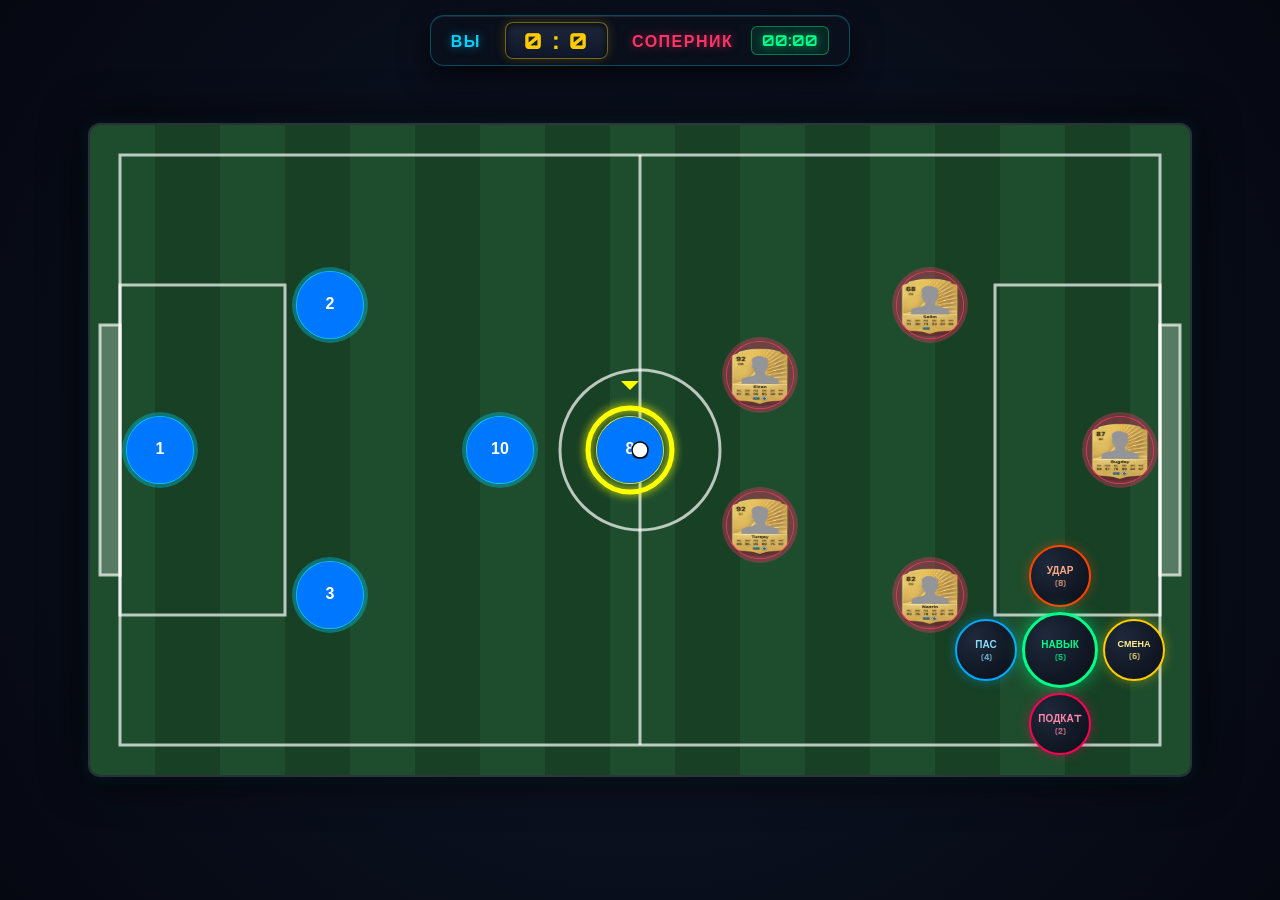
<file: match.html>
<!DOCTYPE html>
<html lang="ru">
<head>
    <meta charset="UTF-8">
    <meta name="viewport" content="width=device-width, initial-scale=1.0, user-scalable=no">
    <title>Gyaz Rush - Match</title>
    <!-- Премиальный киберспортивный шрифт -->
    <link rel="preconnect" href="https://fonts.googleapis.com">
    <link rel="preconnect" href="https://fonts.gstatic.com" crossorigin>
    <link href="https://fonts.googleapis.com/css2?family=Orbitron:wght@600;800;900&family=Rajdhani:wght@600;700&display=swap" rel="stylesheet">
    
    <style>
        * {
            box-sizing: border-box;
            margin: 0;
            padding: 0;
            user-select: none;
            -webkit-user-select: none;
        }

        body {
            background: radial-gradient(circle at center, #0f172a 0%, #050811 100%);
            color: #ffffff;
            font-family: 'Rajdhani', sans-serif;
            overflow: hidden;
            display: flex;
            flex-direction: column;
            align-items: center;
            justify-content: center;
            min-height: 100vh;
        }

        /* Премиальное киберспортивное табло (HUD) */
        .scoreboard {
            position: absolute;
            top: 15px;
            display: flex;
            align-items: center;
            justify-content: center;
            background: rgba(10, 16, 28, 0.88);
            border: 1.5px solid rgba(0, 210, 255, 0.3);
            border-radius: 14px;
            padding: 6px 20px;
            backdrop-filter: blur(12px);
            box-shadow: 0 10px 30px rgba(0, 0, 0, 0.7), inset 0 1px 1px rgba(255,255,255,0.1);
            z-index: 10;
        }

        .team-info {
            display: flex;
            align-items: center;
            gap: 12px;
            font-family: 'Orbitron', sans-serif;
            font-weight: 800;
            font-size: 16px;
            letter-spacing: 1.5px;
        }

        #home-team-name { color: #00d2ff; text-shadow: 0 0 10px rgba(0,210,255,0.5); }
        #away-team-name { color: #ff3366; text-shadow: 0 0 10px rgba(255,51,102,0.5); }

        .score-box {
            background: linear-gradient(180deg, #1e293b 0%, #0f172a 100%);
            border: 1px solid rgba(255, 204, 0, 0.4);
            padding: 4px 18px;
            border-radius: 8px;
            font-family: 'Orbitron', sans-serif;
            font-size: 22px;
            font-weight: 900;
            margin: 0 12px;
            color: #ffcc00;
            letter-spacing: 2px;
            box-shadow: inset 0 2px 6px rgba(0,0,0,0.8), 0 0 12px rgba(255, 204, 0, 0.2);
        }

        .match-timer {
            font-family: 'Orbitron', monospace;
            font-size: 15px;
            font-weight: 700;
            color: #00ff88;
            background: rgba(0, 255, 136, 0.1);
            padding: 4px 10px;
            border-radius: 6px;
            border: 1px solid rgba(0, 255, 136, 0.4);
            text-shadow: 0 0 8px rgba(0, 255, 136, 0.6);
        }

        /* Игровое поле */
        .game-container {
            position: relative;
            display: flex;
            justify-content: center;
            align-items: center;
            box-shadow: 0 0 45px rgba(0, 0, 0, 0.9), 0 0 15px rgba(0, 210, 255, 0.15);
            border-radius: 12px;
            overflow: hidden;
            border: 2px solid rgba(255, 255, 255, 0.15);
        }

        #pitchCanvas {
            display: block;
            background-color: #174025;
        }

        /* Шкала силы удара */
        #power-bar-container {
            position: absolute;
            bottom: 25px;
            left: 50%;
            transform: translateX(-50%);
            width: 260px;
            height: 14px;
            background: rgba(5, 10, 20, 0.85);
            border: 2px solid rgba(255, 255, 255, 0.8);
            border-radius: 10px;
            overflow: hidden;
            display: none;
            box-shadow: 0 0 20px rgba(0, 0, 0, 0.9);
            z-index: 12;
        }

        #power-bar-fill {
            width: 0%;
            height: 100%;
            background: linear-gradient(90deg, #00ff88 0%, #ffcc00 65%, #ff0055 100%);
            box-shadow: 0 0 10px #00ff88;
        }

        /* Крестообразный блок управления (FIFA / EA FC style) */
        .fifa-controls-cluster {
            position: absolute;
            bottom: 20px;
            right: 25px;
            width: 210px;
            height: 210px;
            z-index: 15;
        }

        .fifa-btn {
            position: absolute;
            border-radius: 50%;
            background: radial-gradient(circle at 30% 30%, #1e293b 0%, #090d16 100%);
            color: #ffffff;
            font-family: 'Orbitron', sans-serif;
            font-weight: 800;
            text-align: center;
            cursor: pointer;
            user-select: none;
            display: flex;
            flex-direction: column;
            align-items: center;
            justify-content: center;
            box-shadow: 0 6px 16px rgba(0,0,0,0.7), inset 0 2px 4px rgba(255,255,255,0.25);
            transition: transform 0.08s ease, box-shadow 0.08s ease;
        }
        .fifa-btn span {
            font-size: 10px;
            opacity: 0.75;
            margin-top: 1px;
            font-family: 'Rajdhani', sans-serif;
        }
        .fifa-btn:active {
            transform: scale(0.91) !important;
        }

        /* Центр: Особый приём (5) */
        .fifa-skill {
            width: 76px; height: 76px;
            top: 50%; left: 50%;
            transform: translate(-50%, -50%);
            border: 3px solid #00ff88;
            box-shadow: 0 0 18px rgba(0, 255, 136, 0.5);
            font-size: 10px;
            color: #00ff88;
        }
        /* Вверху: Удар (8) */
        .fifa-shoot {
            width: 62px; height: 62px;
            top: 0px; left: 50%;
            transform: translateX(-50%);
            border: 2.5px solid #ff4400;
            box-shadow: 0 0 12px rgba(255, 68, 0, 0.4);
            font-size: 10px;
            color: #ffaa88;
        }
        /* Слева: Пас (4) */
        .fifa-pass {
            width: 62px; height: 62px;
            top: 50%; left: 0px;
            transform: translateY(-50%);
            border: 2.5px solid #00aaff;
            box-shadow: 0 0 12px rgba(0, 170, 255, 0.4);
            font-size: 10px;
            color: #88ddff;
        }
        /* Снизу: Подкат (2) */
        .fifa-tackle {
            width: 62px; height: 62px;
            bottom: 0px; left: 50%;
            transform: translateX(-50%);
            border: 2.5px solid #ff0055;
            box-shadow: 0 0 12px rgba(255, 0, 85, 0.4);
            font-size: 10px;
            color: #ff88aa;
        }
        /* Справа: Смена игрока (6) */
        .fifa-switch {
            width: 62px; height: 62px;
            top: 50%; right: 0px;
            transform: translateY(-50%);
            border: 2.5px solid #ffcc00;
            box-shadow: 0 0 12px rgba(255, 204, 0, 0.4);
            font-size: 9px;
            color: #ffee88;
        }

        /* Уведомление о спец-навыке */
        #skill-notification {
            display: none;
            position: fixed;
            top: 85px;
            left: 50%;
            transform: translateX(-50%);
            background: rgba(8, 12, 22, 0.92);
            border: 2px solid #00ff88;
            color: #00ff88;
            padding: 8px 26px;
            border-radius: 20px;
            font-family: 'Orbitron', sans-serif;
            font-weight: 800;
            font-size: 16px;
            z-index: 100;
            text-shadow: 0 0 12px #00ff88;
            box-shadow: 0 0 25px rgba(0, 255, 136, 0.4);
        }

        /* Экраны голов */
        #goal-overlay {
            display: none;
            position: fixed;
            top: 0; left: 0;
            width: 100vw; height: 100vh;
            background: rgba(3, 7, 18, 0.88);
            z-index: 999;
            flex-direction: column;
            align-items: center;
            justify-content: center;
            backdrop-filter: blur(12px);
        }

        #goal-team-banner {
            font-family: 'Orbitron', sans-serif;
            font-size: 36px;
            color: #00ff88;
            text-shadow: 0 0 20px #00ff88;
            margin-bottom: 8px;
            font-weight: 900;
        }

        #goal-card-container {
            transform: scale(1.12);
            box-shadow: 0 0 45px rgba(255, 204, 0, 0.8);
            border-radius: 15px;
            overflow: hidden;
        }

        #goal-scorer-name {
            margin-top: 18px;
            font-family: 'Orbitron', sans-serif;
            font-size: 24px;
            color: #ffffff;
            text-shadow: 0 2px 10px #000;
            font-weight: 800;
        }

        @keyframes goalTextAnim {
            0% { transform: scale(0.95); text-shadow: 0 0 15px #ffcc00; }
            100% { transform: scale(1.08); text-shadow: 0 0 35px #ff0055, 0 0 50px #ffcc00; }
        }
    </style>
</head>
<body>

    <!-- Табло матча -->
    <div class="scoreboard">
        <div class="team-info">
            <span id="home-team-name">ВЫ</span>
            <div class="score-box">
                <span id="home-score">0</span> : <span id="away-score">0</span>
            </div>
            <span id="away-team-name">СОПЕРНИК</span>
        </div>
        <div id="match-timer" class="match-timer" style="margin-left: 18px;">00:00</div>
    </div>

    <!-- Игровое поле -->
    <div class="game-container">
        <canvas id="pitchCanvas" width="1100" height="650"></canvas>

        <!-- Шкала силы -->
        <div id="power-bar-container">
            <div id="power-bar-fill"></div>
        </div>

        <!-- Кнопки управления (Крестовина) -->
        <div class="fifa-controls-cluster">
            <button id="btn-shot" class="fifa-btn fifa-shoot">УДАР<br><span>(8)</span></button>
            <button id="btn-pass" class="fifa-btn fifa-pass">ПАС<br><span>(4)</span></button>
            <button id="btn-skill" class="fifa-btn fifa-skill">НАВЫК<br><span>(5)</span></button>
            <button id="btn-switch" class="fifa-btn fifa-switch">СМЕНА<br><span>(6)</span></button>
            <button id="btn-tackle" class="fifa-btn fifa-tackle">ПОДКАT<br><span>(2)</span></button>
        </div>
    </div>

    <!-- Системные оверлеи -->
    <div id="skill-notification"></div>

    <div id="goal-overlay">
        <h1 id="goal-team-banner">ГОЛ!</h1>
        <h2 style="font-family:'Orbitron', sans-serif; font-size: 52px; color: #ffcc00; text-shadow: 0 0 25px #ffcc00, 0 0 50px #ff0055; margin-bottom: 20px; font-weight:900; letter-spacing:4px; animation: goalTextAnim 0.8s infinite alternate;">ГООООЛ!</h2>
        <div id="goal-card-container"></div>
        <h3 id="goal-scorer-name"></h3>
    </div>

    <script src="./match.js"></script>
</body>
</html>
</file>
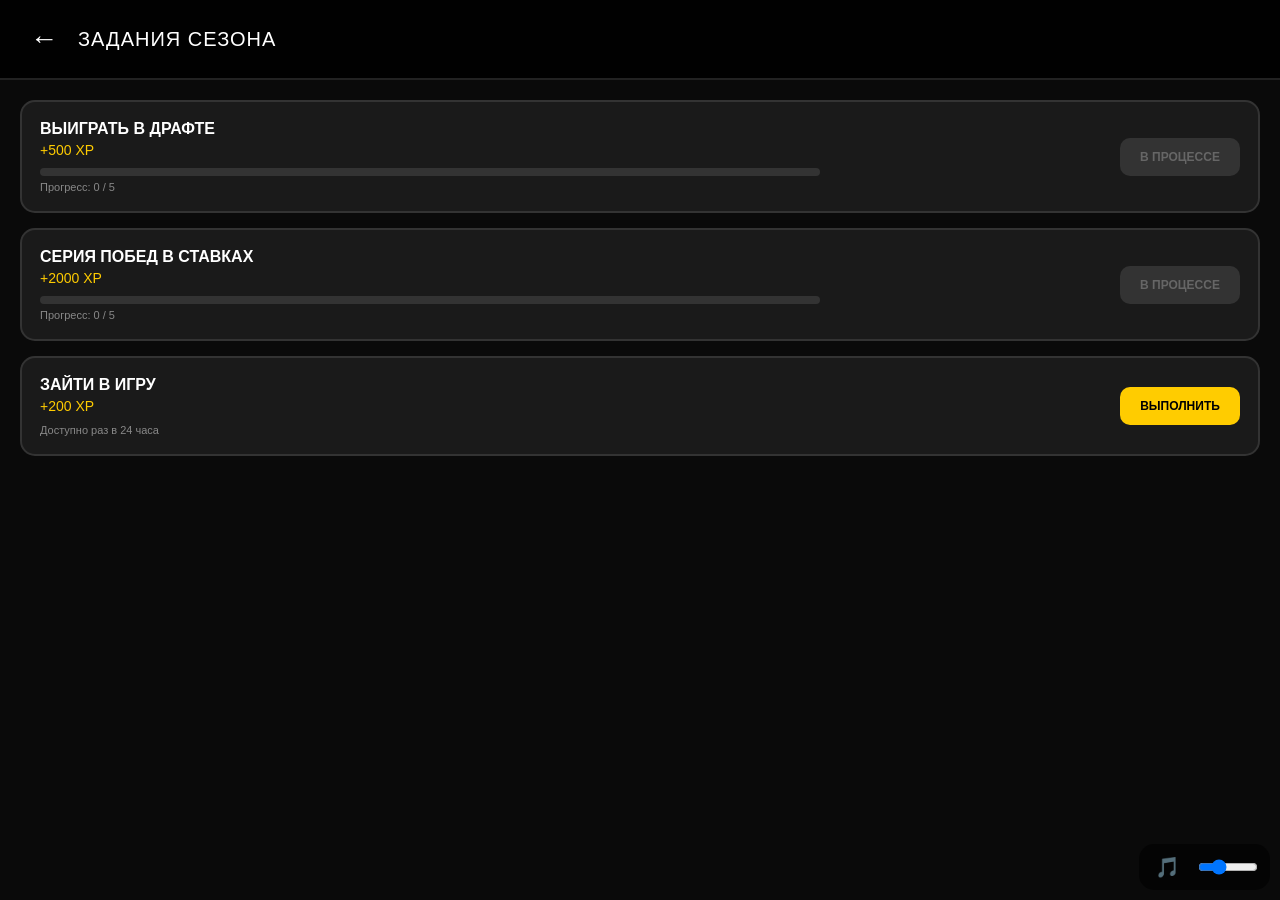
<file: quests.html>
<!DOCTYPE html>
<html lang="ru">
<head>
    <meta charset="UTF-8">
    <meta name="viewport" content="width=device-width, initial-scale=1.0, maximum-scale=1.0, user-scalable=no">
    <title>GY Pass: Задания</title>
    <style>
        :root {
            --dark-bg: #0a0a0a;
            --fixone-yellow: #ffcc00; 
            --task-bg: #1a1a1a;
            --gray-text: #888;
            --claimed-green: #00ff88;
        }

        body {
            margin: 0; padding: 0;
            background-color: var(--dark-bg);
            font-family: 'Arial Black', sans-serif;
            color: white;
            display: flex;
            flex-direction: column;
            height: 100vh;
            overflow: hidden;
        }

        /* ШАПКА */
        .header {
            height: 80px;
            flex-shrink: 0;
            display: flex;
            align-items: center;
            justify-content: space-between;
            padding: 0 30px;
            border-bottom: 2px solid #222;
            background: rgba(0,0,0,0.9);
            box-sizing: border-box;
            z-index: 100;
        }

        .left-group {
            display: flex;
            align-items: center;
        }

        .back-btn {
            font-size: 28px;
            color: white;
            text-decoration: none;
            margin-right: 20px;
            cursor: pointer;
            transition: 0.2s;
        }

        .back-btn:hover {
            color: var(--fixone-yellow);
        }

        .title { 
            font-size: 20px; 
            text-transform: uppercase; 
            letter-spacing: 1px; 
        }

        /* СПИСОК ЗАДАНИЙ */
        .quests-container {
            flex: 1;
            min-height: 0;
            padding: 20px;
            display: flex;
            flex-direction: column;
            gap: 15px;
            overflow-y: auto;
            box-sizing: border-box;
        }

        .quest-card {
            background: var(--task-bg);
            border: 2px solid #333;
            border-radius: 15px;
            padding: 18px;
            display: flex;
            justify-content: space-between;
            align-items: center;
        }

        .quest-info { width: 65%; }
        .quest-info h3 { margin: 0; font-size: 16px; text-transform: uppercase; color: #fff; }
        .quest-info p { margin: 4px 0; color: var(--fixone-yellow); font-size: 14px; }

        .progress-container {
            width: 100%;
            height: 8px;
            background: #333;
            border-radius: 4px;
            margin: 10px 0 5px 0;
            overflow: hidden;
        }

        .progress-fill {
            height: 100%;
            background: var(--fixone-yellow);
            width: 0%;
            transition: width 0.5s ease-out;
        }

        .progress-text { font-size: 11px; color: var(--gray-text); font-family: sans-serif; }

        .complete-btn {
            background: var(--fixone-yellow);
            color: black;
            border: none;
            padding: 12px 15px;
            border-radius: 10px;
            font-weight: 900;
            font-size: 12px;
            cursor: pointer;
            min-width: 120px;
            text-transform: uppercase;
            transition: 0.2s;
        }

        .complete-btn:disabled {
            background: #333 !important;
            color: #666 !important;
            cursor: not-allowed;
        }

        .complete-btn.claimed {
            background: var(--claimed-green) !important;
            color: black !important;
        }
    </style>
</head>
<body>

<div class="header">
    <div class="left-group">
        <div class="back-btn" onclick="window.location.href='gympass.html'">←</div>
        <div class="title">ЗАДАНИЯ СЕЗОНА</div>
    </div>
</div>

<div class="quests-container" id="quests-list"></div>

<script>
    const QUEST_CONFIG = {
        draft: { target: 5, reward: 500, storageKey: 'quest_draft_wins', title: 'Выиграть в драфте' },
        streak: { target: 5, reward: 2000, storageKey: 'quest_bet_streak', title: 'Серия побед в ставках' }
    };

    function renderQuests() {
        const list = document.getElementById('quests-list');
        list.innerHTML = "";
        
        const claimedQuests = JSON.parse(localStorage.getItem('claimed_season_quests')) || {};

        // 1. Динамические квесты (Драфт и Ставки)
        Object.keys(QUEST_CONFIG).forEach(type => {
            const config = QUEST_CONFIG[type];
            const currentProgress = parseInt(localStorage.getItem(config.storageKey)) || 0;
            const isClaimed = claimedQuests[type] === true;
            const isDone = currentProgress >= config.target;
            const percent = isClaimed ? 100 : Math.min((currentProgress / config.target) * 100, 100);

            const card = document.createElement('div');
            card.className = 'quest-card';
            
            let buttonText = 'В ПРОЦЕССЕ';
            let isDisabled = true;
            let buttonClass = 'complete-btn';

            if (isClaimed) {
                buttonText = 'ВЫПОЛНЕНО';
                isDisabled = true;
                buttonClass += ' claimed';
            } else if (isDone) {
                buttonText = 'ЗАБРАТЬ';
                isDisabled = false;
            }

            card.innerHTML = `
                <div class="quest-info">
                    <h3>${config.title}</h3>
                    <p>+${config.reward} XP</p>
                    <div class="progress-container">
                        <div class="progress-fill" style="width: ${percent}%"></div>
                    </div>
                    <div class="progress-text">${isClaimed ? 'Задание завершено' : `Прогресс: ${currentProgress} / ${config.target}`}</div>
                </div>
                <button class="${buttonClass}" ${isDisabled ? 'disabled' : ''} onclick="claimReward('${type}')">
                    ${buttonText}
                </button>
            `;
            list.appendChild(card);
        });

        // 2. Ежедневный квест (Зайти в игру)
        const lastClaim = localStorage.getItem('last_daily_claim');
        const now = Date.now();
        const oneDay = 24 * 60 * 60 * 1000;
        const isLocked = lastClaim && (now - lastClaim) < oneDay;

        const dailyCard = document.createElement('div');
        dailyCard.className = 'quest-card';
        
        let buttonText = 'ВЫПОЛНИТЬ';
        let isDailyDisabled = false;

        if (isLocked) {
            const hoursLeft = Math.ceil((oneDay - (now - lastClaim)) / (1000 * 60 * 60));
            buttonText = `${hoursLeft} Ч.`;
            isDailyDisabled = true;
        }

        dailyCard.innerHTML = `
            <div class="quest-info">
                <h3>Зайти в игру</h3>
                <p>+200 XP</p>
                <div class="progress-text" style="margin-top: 10px;">Доступно раз в 24 часа</div>
            </div>
            <button class="complete-btn ${isLocked ? 'claimed' : ''}" ${isDailyDisabled ? 'disabled' : ''} onclick="claimDaily()">
                ${buttonText}
            </button>
        `;
        list.appendChild(dailyCard);
    }

    function claimReward(type) {
        const config = QUEST_CONFIG[type];
        const currentProgress = parseInt(localStorage.getItem(config.storageKey)) || 0;
        let claimedQuests = JSON.parse(localStorage.getItem('claimed_season_quests')) || {};

        if (currentProgress >= config.target && !claimedQuests[type]) {
            addXP(config.reward);
            claimedQuests[type] = true;
            localStorage.setItem('claimed_season_quests', JSON.stringify(claimedQuests));
            alert(`Награда получена! +${config.reward} XP`);
            renderQuests();
        }
    }

    function claimDaily() {
        const lastClaim = localStorage.getItem('last_daily_claim');
        const now = Date.now();
        const oneDay = 24 * 60 * 60 * 1000;

        if (lastClaim && (now - lastClaim) < oneDay) return;

        addXP(200);
        localStorage.setItem('last_daily_claim', now);
        alert("Награда за вход получена! +200 XP");
        renderQuests();
    }

    function addXP(amount) {
        let currentXP = parseInt(localStorage.getItem('playerXP')) || 0;
        localStorage.setItem('playerXP', currentXP + amount);
    }

    window.onload = renderQuests;
</script>

<div class="audio-controls" style="position: fixed; bottom: 10px; right: 10px; z-index: 9999; display: flex; gap: 10px; background: rgba(0,0,0,0.6); padding: 10px; border-radius: 15px;">
    <button onclick="this.innerText = (typeof toggleMute === 'function' && toggleMute()) ? '🔇' : '🎵'" style="background: none; border: none; font-size: 20px; cursor: pointer;">🎵</button>
    <input type="range" min="0" max="1" step="0.1" value="0.3" oninput="if(typeof setVolume === 'function') setVolume(this.value)" style="width: 60px; cursor: pointer;">
</div>

<script src="audio.js"></script>
</body>
</html>
</file>
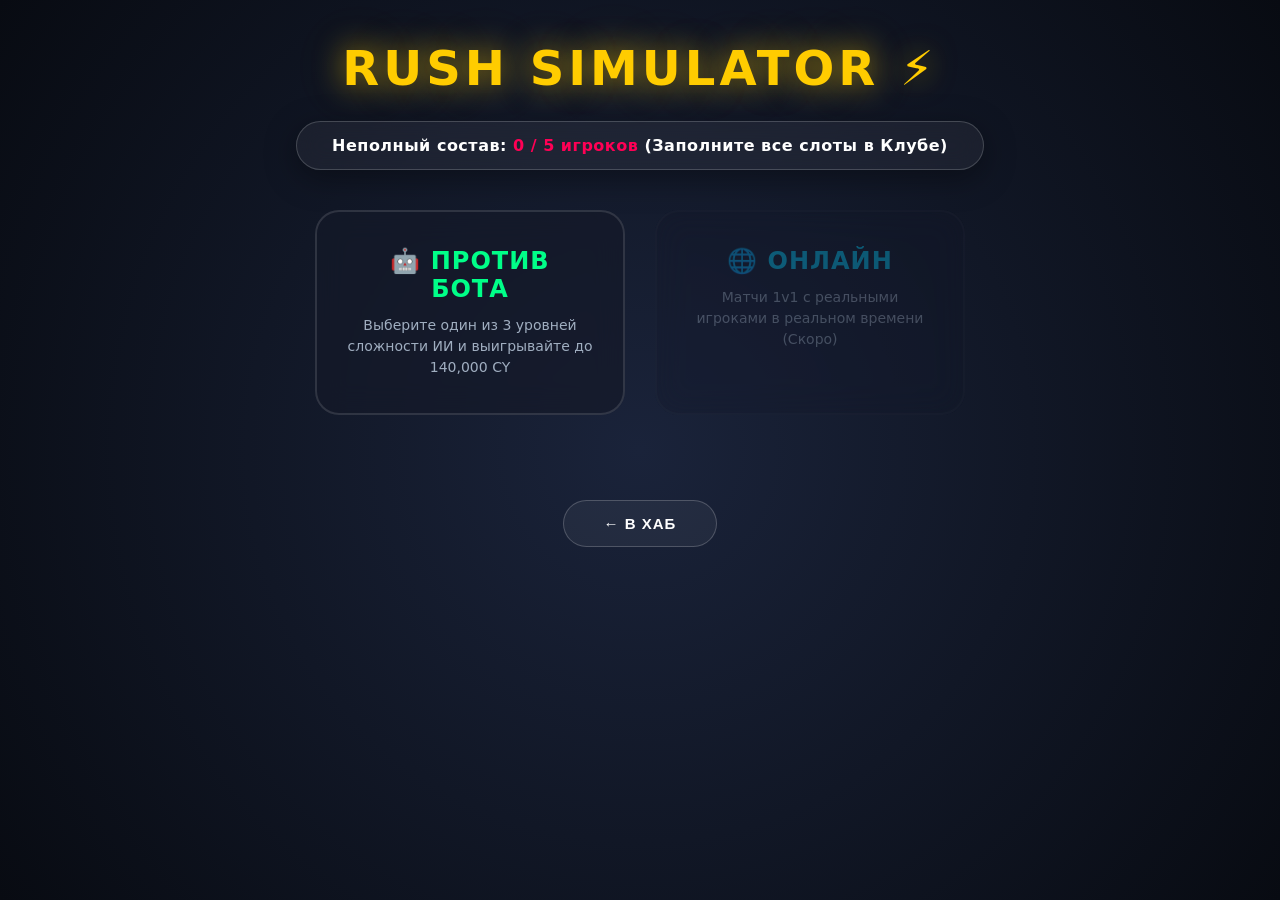
<file: rush.html>
<!DOCTYPE html>
<html lang="ru">
<head>
    <meta charset="UTF-8">
    <title>Gyaz Rush - Режим игры</title>
    <meta name="viewport" content="width=device-width, initial-scale=1.0, user-scalable=no">
    <link rel="stylesheet" href="style.css">
    <style>
        * { box-sizing: border-box; user-select: none; margin: 0; padding: 0; }
        
        body {
            background: radial-gradient(circle at center, #1a233a 0%, #080b12 100%);
            color: #fff;
            font-family: 'Segoe UI', system-ui, -apple-system, sans-serif;
            display: flex;
            flex-direction: column;
            align-items: center;
            min-height: 100vh;
            padding: 40px 20px;
        }

        .rush-header {
            font-size: 48px;
            font-weight: 900;
            color: #ffcc00;
            text-shadow: 0 0 30px rgba(255, 204, 0, 0.6), 0 0 60px rgba(255, 204, 0, 0.2);
            margin-bottom: 25px;
            letter-spacing: 4px;
            text-transform: uppercase;
        }

        .squad-status {
            background: rgba(255, 255, 255, 0.05);
            border: 1px solid rgba(255, 255, 255, 0.18);
            backdrop-filter: blur(12px);
            border-radius: 50px;
            padding: 14px 35px;
            margin-bottom: 40px;
            font-size: 16px;
            font-weight: 700;
            letter-spacing: 0.5px;
            box-shadow: 0 8px 32px 0 rgba(0, 0, 0, 0.37);
        }

        .mode-selection {
            display: flex;
            gap: 30px;
            margin-bottom: 40px;
        }

        .mode-card {
            background: rgba(20, 26, 40, 0.65);
            border: 2px solid rgba(255, 255, 255, 0.12);
            backdrop-filter: blur(15px);
            border-radius: 24px;
            padding: 35px 30px;
            width: 310px;
            text-align: center;
            cursor: pointer;
            transition: all 0.3s cubic-bezier(0.25, 0.8, 0.25, 1);
            position: relative;
            overflow: hidden;
        }

        .mode-card:hover:not(.disabled) {
            border-color: #00ff88;
            transform: translateY(-8px);
            box-shadow: 0 15px 35px rgba(0, 255, 136, 0.25);
            background: rgba(20, 26, 40, 0.9);
        }

        .mode-card.disabled {
            opacity: 0.35;
            cursor: not-allowed;
            border-color: rgba(255, 255, 255, 0.05);
        }

        .mode-title { 
            font-size: 24px; 
            font-weight: 900; 
            margin-bottom: 12px;
            letter-spacing: 1px;
        }
        
        .mode-desc { 
            font-size: 14px; 
            color: #a0aec0; 
            line-height: 1.5;
        }

        #difficulty-section {
            animation: fadeIn 0.4s ease-out;
            width: 100%;
            max-width: 950px;
        }

        @keyframes fadeIn {
            from { opacity: 0; transform: translateY(15px); }
            to { opacity: 1; transform: translateY(0); }
        }

        .diff-title {
            text-align: center; 
            margin-bottom: 30px; 
            color: #ffcc00; 
            font-size: 24px; 
            font-weight: 800;
            letter-spacing: 2px;
            text-transform: uppercase;
        }

        .diff-container {
            display: grid;
            grid-template-columns: repeat(3, 1fr);
            gap: 25px;
            width: 100%;
        }

        .diff-card {
            background: rgba(15, 20, 30, 0.85);
            border: 2px solid #333;
            backdrop-filter: blur(10px);
            border-radius: 20px;
            padding: 30px 20px;
            text-align: center;
            cursor: pointer;
            transition: all 0.3s ease;
            display: flex;
            flex-direction: column;
            justify-content: space-between;
        }

        .diff-card:hover { 
            transform: translateY(-8px) scale(1.03); 
        }

        .diff-novice { border-color: #00ff88; }
        .diff-novice:hover { box-shadow: 0 12px 30px rgba(0, 255, 136, 0.35); }

        .diff-world { border-color: #e1b12c; }
        .diff-world:hover { box-shadow: 0 12px 30px rgba(225, 177, 44, 0.35); }

        .diff-ultimate { 
            border-color: #ff0055; 
            box-shadow: 0 0 15px rgba(255, 0, 85, 0.25); 
        }
        .diff-ultimate:hover { box-shadow: 0 15px 35px rgba(255, 0, 85, 0.5); }

        .diff-name { 
            font-weight: 900; 
            font-size: 20px; 
            margin-bottom: 12px;
            text-transform: uppercase;
            letter-spacing: 1px;
        }
        
        .diff-reward { 
            font-size: 14px; 
            color: #00ff88; 
            font-weight: 800; 
            margin-top: 20px;
            background: rgba(0, 255, 136, 0.1);
            border: 1px solid rgba(0, 255, 136, 0.2);
            padding: 8px 12px;
            border-radius: 10px;
        }
        
        .back-btn {
            margin-top: 45px;
            background: rgba(255, 255, 255, 0.05);
            border: 1px solid rgba(255, 255, 255, 0.2);
            color: #fff;
            padding: 14px 40px;
            border-radius: 30px;
            font-weight: 800;
            font-size: 15px;
            cursor: pointer;
            transition: all 0.25s;
            letter-spacing: 1px;
        }

        .back-btn:hover {
            background: rgba(255, 255, 255, 0.2);
            border-color: #fff;
            transform: scale(1.05);
            box-shadow: 0 0 20px rgba(255, 255, 255, 0.2);
        }
    </style>
</head>
<body>

    <div class="rush-header">RUSH SIMULATOR ⚡</div>

    <div class="squad-status" id="squad-info">
        Состав: Проверка...
    </div>

    <div class="mode-selection">
        <div class="mode-card" onclick="showBotDifficulties()">
            <div class="mode-title" style="color: #00ff88;">🤖 ПРОТИВ БОТА</div>
            <div class="mode-desc">Выберите один из 3 уровней сложности ИИ и выигрывайте до 140,000 CY</div>
        </div>

        <div class="mode-card disabled">
            <div class="mode-title" style="color: #00d2ff;">🌐 ОНЛАЙН</div>
            <div class="mode-desc">Матчи 1v1 с реальными игроками в реальном времени (Скоро)</div>
        </div>
    </div>

    <div id="difficulty-section" style="display: none;">
        <div class="diff-title">ВЫБЕРИ УРОВЕНЬ СЛОЖНОСТИ</div>
        
        <div class="diff-container">
            <div class="diff-card diff-novice" onclick="startRushMatch('novice')">
                <div>
                    <div class="diff-name" style="color: #00ff88;">НОВИЧОК</div>
                    <div class="mode-desc">Легкий ИИ, состав Gold (~80 OVR)</div>
                </div>
                <div class="diff-reward">До 20,000 CY</div>
            </div>

            <div class="diff-card diff-world" onclick="startRushMatch('world_class')">
                <div>
                    <div class="diff-name" style="color: #e1b12c;">МИРОВОЙ КЛАСС</div>
                    <div class="mode-desc">Умный ИИ, состав TOTY (~95 OVR)</div>
                </div>
                <div class="diff-reward">До 90,000 CY</div>
            </div>

            <div class="diff-card diff-ultimate" onclick="startRushMatch('ultimate')">
                <div>
                    <div class="diff-name" style="color: #ff0055;">ULTIMATE</div>
                    <div class="mode-desc">Максимальный ИИ, состав Golden Stars (105 OVR)</div>
                </div>
                <div class="diff-reward">До 140,000 CY</div>
            </div>
        </div>
    </div>

    <button class="back-btn" onclick="window.location.href='index.html'">← В ХАБ</button>

    <script>
        function getValidPlayerCount() {
            try {
                let raw = localStorage.getItem('activeSquad');
                if (!raw) return 0;
                while (typeof raw === 'string') {
                    try { raw = JSON.parse(raw); } catch(e) { break; }
                }
                if (raw && typeof raw === 'object' && !Array.isArray(raw)) raw = Object.values(raw);
                if (Array.isArray(raw)) {
                    return raw.filter(p => p !== null && typeof p === 'object').length;
                }
            } catch(e) {}
            return 0;
        }

        function updateSquadUI() {
            const count = getValidPlayerCount();
            const info = document.getElementById('squad-info');
            if (count === 5) {
                info.innerHTML = `Состав заполнен: <span style="color:#00ff88;">5 / 5 игроков</span>`;
            } else {
                info.innerHTML = `Неполный состав: <span style="color:#ff0055;">${count} / 5 игроков</span> (Заполните все слоты в Клубе)`;
            }
        }

        function showBotDifficulties() {
            const count = getValidPlayerCount();
            if (count < 5) {
                alert(`Для игры в RUSH у вас должно быть ровно 5 игроков в составе! Сейчас выбрано: ${count}/5.`);
                window.location.href = "club.html";
                return;
            }
            document.getElementById('difficulty-section').style.display = 'block';
        }

        function startRushMatch(difficulty) {
            const count = getValidPlayerCount();
            if (count < 5) {
                alert(`Матч недоступен! Заполните состав в Клубе (сейчас ${count}/5).`);
                window.location.href = "club.html";
                return;
            }
            localStorage.setItem('rush_difficulty', difficulty);
            window.location.href = 'match.html';
        }

        document.addEventListener('DOMContentLoaded', updateSquadUI);
    </script>
</body>
</html>
</file>
<file: style.css>
body {
    margin: 0; background: #050505; color: white;
    font-family: 'Segoe UI', sans-serif; height: 100vh; overflow: hidden;
}

/* ВЕРХНЯЯ ПАНЕЛЬ */
.top-nav {
    display: flex; justify-content: space-between; align-items: center;
    padding: 20px 60px; background: rgba(15, 15, 15, 0.9);
    backdrop-filter: blur(15px); border-bottom: 1px solid #333;
}

.logo { font-size: 24px; font-weight: 900; color: #f1c40f; letter-spacing: 2px; }

.menu-tabs { display: flex; gap: 35px; }

.tab-item {
    font-size: 14px; font-weight: bold; text-transform: uppercase;
    cursor: pointer; opacity: 0.4; transition: 0.3s;
    padding: 8px 12px; border-radius: 4px;
}

.tab-item:hover, .tab-item.active {
    opacity: 1; color: #f1c40f; background: rgba(241, 196, 15, 0.05);
}

.tab-item.active { border-bottom: 2px solid #f1c40f; border-radius: 0; }

.balance-display {
    border: 1px solid #2ecc71; padding: 6px 20px; border-radius: 20px;
    color: #2ecc71; font-weight: bold;
}

/* ПРЕДПРОСМОТР */
.content-preview {
    height: calc(100vh - 80px); display: flex; align-items: center; justify-content: center;
    background: radial-gradient(circle at center, #111 0%, #050505 100%);
}

.preview-container {
    width: 85%; display: flex; align-items: center; gap: 80px;
    transition: all 0.4s ease-out;
}

.info-side { flex: 1; }
.info-side h2 { font-size: 60px; margin: 0 0 15px 0; font-weight: 900; color: #f1c40f; }
.info-side p { font-size: 20px; color: #bbb; line-height: 1.6; margin-bottom: 40px; }

/* ГЛАВНАЯ КНОПКА */
.go-btn {
    display: inline-block; padding: 20px 60px; background: #f1c40f;
    color: black; text-decoration: none; font-weight: 900;
    font-size: 18px; border-radius: 4px; transition: 0.3s;
    text-transform: uppercase; box-shadow: 0 10px 25px rgba(241, 196, 15, 0.3);
}

.go-btn:hover {
    background: white; transform: translateY(-5px);
    box-shadow: 0 15px 35px rgba(255, 255, 255, 0.2);
}

/* КАРТИНКА ПРЕДПРОСМОТРА */
.image-side { flex: 1.2; }
.img-wrapper {
    width: 100%; height: 450px; border-radius: 15px; overflow: hidden;
    border: 1px solid #444; box-shadow: 0 25px 60px rgba(0,0,0,0.7);
}
#pre-img { width: 100%; height: 100%; object-fit: cover; }
</file>
